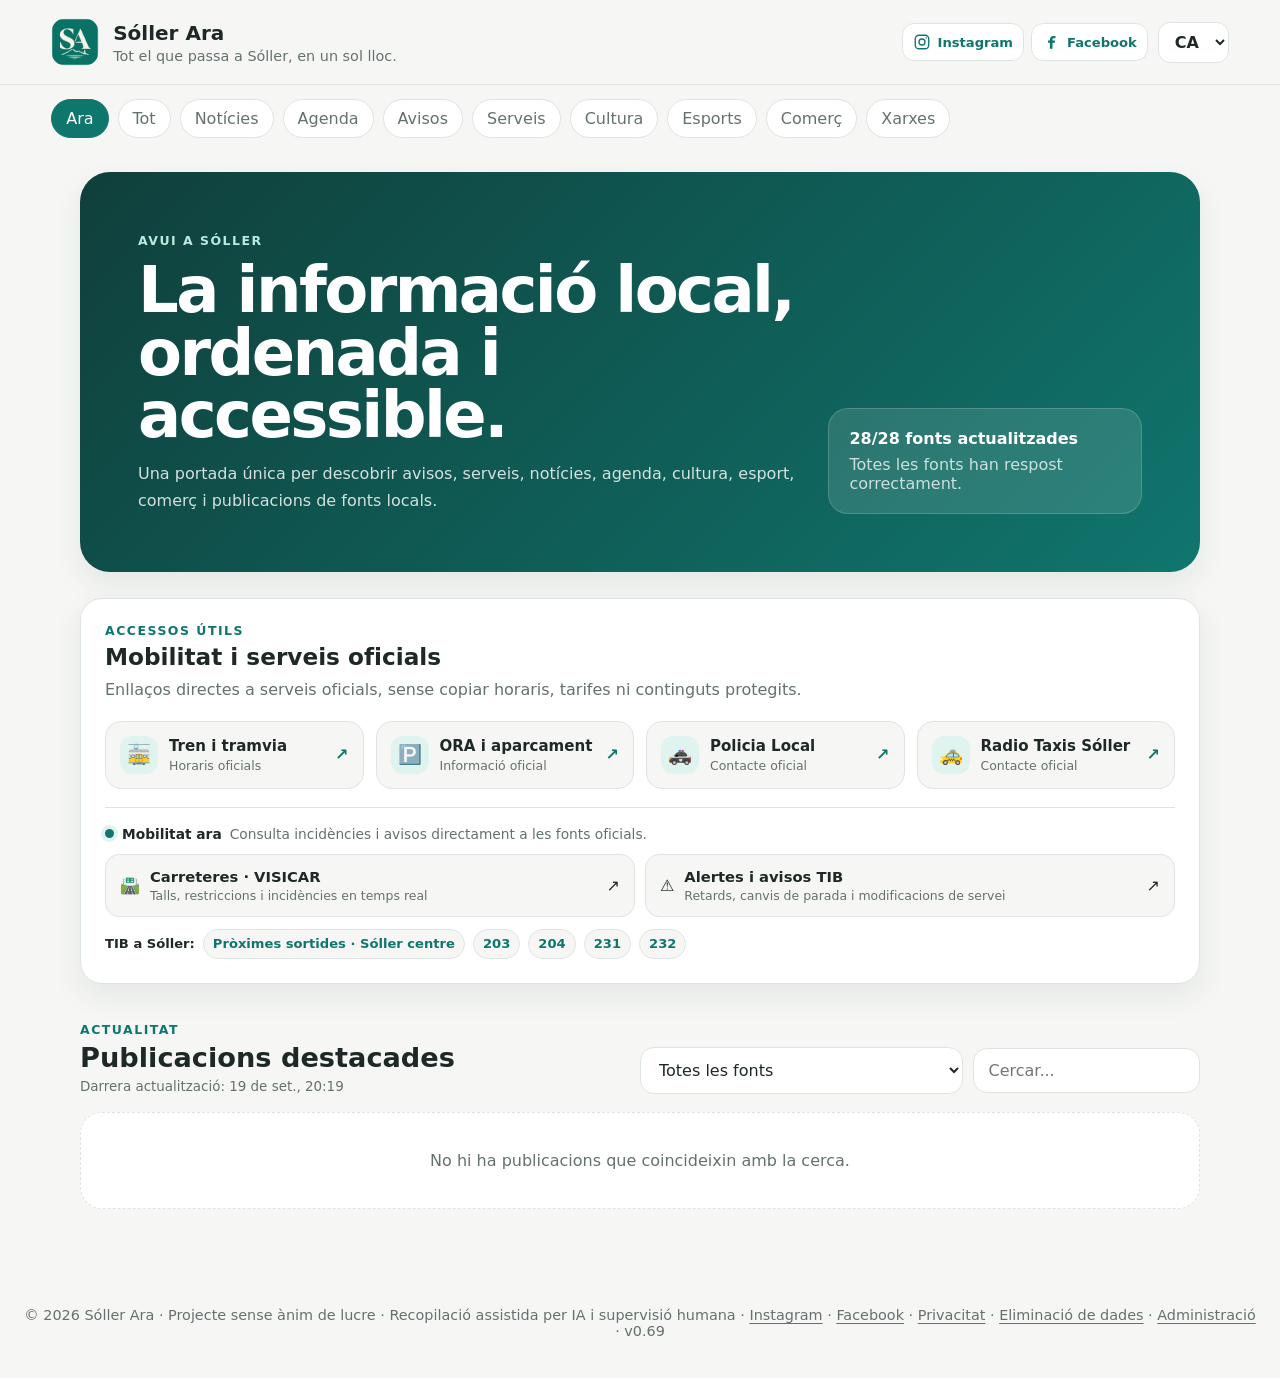
<file: index.html>
<!doctype html>
<html lang="ca">
<head>
  <meta charset="utf-8" />
  <meta name="viewport" content="width=device-width, initial-scale=1" />
  <meta name="theme-color" content="#0f766e" />
  <meta name="description" content="Notícies, avisos, mobilitat, agenda, serveis, cultura, esports i informació local de Sóller, reunida en un sol lloc amb enllaços a les fonts originals." />
  <meta name="robots" content="index,follow,max-image-preview:large" />
  <link rel="canonical" href="https://soller-ara.github.io/soller-ara/" />
  <link rel="icon" href="favicon.ico" sizes="any" />
  <link rel="icon" type="image/png" sizes="48x48" href="assets/brand/favicon-48.png" />
  <link rel="apple-touch-icon" sizes="180x180" href="assets/brand/apple-touch-icon.png" />
  <link rel="manifest" href="manifest.webmanifest" />
  <link rel="sitemap" type="application/xml" href="sitemap.xml" />
  <link rel="preload" as="image" href="assets/brand/logo-soller-ara-web.png" />
  <link rel="stylesheet" href="styles.css?v=0.69" />
  <meta property="og:type" content="website" />
  <meta property="og:locale" content="ca_ES" />
  <meta property="og:site_name" content="Sóller Ara" />
  <meta property="og:title" content="Sóller Ara | Notícies, avisos i agenda de Sóller" />
  <meta property="og:description" content="Informació local de Sóller, reunida en un sol lloc amb enllaços a les fonts originals." />
  <meta property="og:url" content="https://soller-ara.github.io/soller-ara/" />
  <meta property="og:image" content="https://soller-ara.github.io/soller-ara/assets/brand/avatar-soller-ara-social.png" />
  <meta property="og:image:width" content="1024" />
  <meta property="og:image:height" content="1024" />
  <meta property="og:image:alt" content="Logotip de Sóller Ara" />
  <meta name="twitter:card" content="summary_large_image" />
  <meta name="twitter:title" content="Sóller Ara | Notícies, avisos i agenda de Sóller" />
  <meta name="twitter:description" content="Informació local de Sóller, reunida en un sol lloc amb enllaços a les fonts originals." />
  <meta name="twitter:image" content="https://soller-ara.github.io/soller-ara/assets/brand/avatar-soller-ara-social.png" />
  <script type="application/ld+json">
    {
      "@context": "https://schema.org",
      "@graph": [
        {
          "@type": "NewsMediaOrganization",
          "@id": "https://soller-ara.github.io/soller-ara/#organization",
          "name": "Sóller Ara",
          "url": "https://soller-ara.github.io/soller-ara/",
          "logo": {
            "@type": "ImageObject",
            "url": "https://soller-ara.github.io/soller-ara/assets/brand/avatar-soller-ara-social.png",
            "width": 1024,
            "height": 1024
          },
          "description": "Projecte informatiu local sense ànim de lucre de Sóller.",
          "sameAs": [
            "https://www.instagram.com/soller.ara/",
            "https://www.facebook.com/profile.php?id=1384755221378998"
          ],
          "areaServed": [
            { "@type": "City", "name": "Sóller" },
            { "@type": "AdministrativeArea", "name": "Mallorca" }
          ],
          "knowsLanguage": ["ca", "es", "en"]
        },
        {
          "@type": "WebSite",
          "@id": "https://soller-ara.github.io/soller-ara/#website",
          "url": "https://soller-ara.github.io/soller-ara/",
          "name": "Sóller Ara",
          "inLanguage": ["ca", "es", "en"],
          "publisher": { "@id": "https://soller-ara.github.io/soller-ara/#organization" }
        }
      ]
    }
  </script>
  <title>Sóller Ara | Notícies, avisos i agenda de Sóller</title>
</head>
<body>
  <header class="topbar">
    <div class="brand-wrap">
      <div class="brand-mark"><img src="assets/brand/logo-soller-ara-web.png" width="48" height="48" alt="" /></div>
      <div>
        <h1>Sóller Ara</h1>
        <p id="tagline" data-i18n="tagline">Tot el que passa a Sóller, en un sol lloc.</p>
      </div>
    </div>

    <div class="topbar-actions">
      <nav class="brand-social-links" aria-label="Xarxes socials de Sóller Ara">
        <a href="https://www.instagram.com/soller.ara/" target="_blank" rel="noopener noreferrer" aria-label="Instagram de Sóller Ara">
          <svg viewBox="0 0 24 24" aria-hidden="true"><rect x="3" y="3" width="18" height="18" rx="5"></rect><circle cx="12" cy="12" r="4"></circle><circle class="social-dot" cx="17.5" cy="6.5" r="1"></circle></svg>
          <span>Instagram</span>
        </a>
        <a href="https://www.facebook.com/profile.php?id=1384755221378998" target="_blank" rel="noopener noreferrer" aria-label="Facebook de Sóller Ara">
          <svg viewBox="0 0 24 24" aria-hidden="true"><path d="M14 21v-8h3l.5-3H14V8.4c0-.9.3-1.4 1.6-1.4H18V4.2c-.6-.1-1.7-.2-2.8-.2-2.8 0-4.7 1.7-4.7 4.8V10H8v3h2.5v8H14Z"></path></svg>
          <span>Facebook</span>
        </a>
      </nav>
      <label class="language-picker">
        <span class="sr-only">Idioma</span>
        <select id="languageSelect" aria-label="Idioma">
          <option value="ca">CA</option>
          <option value="es">ES</option>
          <option value="en">EN</option>
        </select>
      </label>
    </div>
  </header>

  <nav class="category-nav" aria-label="Categories">
    <button class="category active" data-category="now" data-i18n="nav.now">Ara</button>
    <button class="category" data-category="all" data-i18n="nav.all">Tot</button>
    <button class="category" data-category="news" data-i18n="nav.news">Notícies</button>
    <button class="category" data-category="agenda" data-i18n="nav.agenda">Agenda</button>
    <button class="category" data-category="alerts" data-i18n="nav.alerts">Avisos</button>
    <button class="category" data-category="services" data-i18n="nav.services">Serveis</button>
    <button class="category" data-category="culture" data-i18n="nav.culture">Cultura</button>
    <button class="category" data-category="sports" data-i18n="nav.sports">Esports</button>
    <button class="category" data-category="commerce" data-i18n="nav.commerce">Comerç</button>
    <button class="category" type="button" data-category="social" data-i18n="nav.social">Xarxes</button>
  </nav>

  <main class="layout">
    <section class="hero">
      <div>
        <span class="eyebrow" data-i18n="hero.eyebrow">Avui a Sóller</span>
        <h2 data-i18n="hero.title">La informació local, ordenada i accessible.</h2>
        <p data-i18n="hero.body">Una portada única per descobrir avisos, serveis, notícies, agenda, cultura, esport, comerç i publicacions de fonts locals.</p>
      </div>
      <div class="status-card">
        <strong id="sourceHealthTitle" data-i18n="hero.statusTitle">6 fonts reals connectades</strong>
        <span id="sourceHealthBody" data-i18n="hero.statusBody">Fonts locals + AEMET + YouTube</span>
      </div>
    </section>

    <section class="quick-access" aria-labelledby="quickAccessTitle">
      <div class="quick-access-head">
        <p class="eyebrow" data-i18n="quick.eyebrow">Accessos útils</p>
        <h2 id="quickAccessTitle" data-i18n="quick.title">Mobilitat i serveis oficials</h2>
        <p data-i18n="quick.body">Enllaços directes a serveis oficials, sense copiar horaris, tarifes ni continguts protegits.</p>
      </div>

      <div class="quick-grid">
        <a class="quick-link" href="https://trendesoller.com/cat/horaris" target="_blank" rel="noopener noreferrer">
          <span class="quick-icon" aria-hidden="true">🚋</span>
          <span class="quick-copy">
            <strong data-i18n="quick.train.title">Tren i tramvia</strong>
            <small data-i18n="quick.train.body">Horaris oficials</small>
          </span>
          <span class="quick-arrow" aria-hidden="true">↗</span>
        </a>

        <a class="quick-link" href="https://soller2010.com/info/ora" target="_blank" rel="noopener noreferrer">
          <span class="quick-icon" aria-hidden="true">🅿️</span>
          <span class="quick-copy">
            <strong data-i18n="quick.ora.title">ORA i aparcament</strong>
            <small data-i18n="quick.ora.body">Informació oficial</small>
          </span>
          <span class="quick-arrow" aria-hidden="true">↗</span>
        </a>

        <a class="quick-link" href="https://ajsoller.net/ca/associacions-empreses-equipaments-i-installacions/ajuntament-policia-local" target="_blank" rel="noopener noreferrer">
          <span class="quick-icon" aria-hidden="true">🚓</span>
          <span class="quick-copy">
            <strong data-i18n="quick.police.title">Policia Local</strong>
            <small data-i18n="quick.police.body">Contacte oficial</small>
          </span>
          <span class="quick-arrow" aria-hidden="true">↗</span>
        </a>

        <a class="quick-link" href="https://ajsoller.net/ca/associacions-empreses-equipaments-i-installacions/radio-taxis-soller" target="_blank" rel="noopener noreferrer">
          <span class="quick-icon" aria-hidden="true">🚕</span>
          <span class="quick-copy">
            <strong data-i18n="quick.taxi.title">Radio Taxis Sóller</strong>
            <small data-i18n="quick.taxi.body">Contacte oficial</small>
          </span>
          <span class="quick-arrow" aria-hidden="true">↗</span>
        </a>
      </div>

      <div class="mobility-now">
        <div class="mobility-now-head">
          <span class="live-dot" aria-hidden="true"></span>
          <strong data-i18n="mobility.title">Mobilitat ara</strong>
          <span data-i18n="mobility.body">Consulta incidències i avisos directament a les fonts oficials.</span>
        </div>
        <div class="mobility-now-links">
          <a href="https://cim.conselldemallorca.net/apps/incidencies/" target="_blank" rel="noopener noreferrer">
            <span aria-hidden="true">🛣️</span>
            <span>
              <strong data-i18n="mobility.visicar.title">Carreteres · VISICAR</strong>
              <small data-i18n="mobility.visicar.body">Talls, restriccions i incidències en temps real</small>
            </span>
            <span aria-hidden="true">↗</span>
          </a>
          <a href="https://www.tib.org/ca/avisos" target="_blank" rel="noopener noreferrer">
            <span aria-hidden="true">⚠️</span>
            <span>
              <strong data-i18n="mobility.tib.title">Alertes i avisos TIB</strong>
              <small data-i18n="mobility.tib.body">Retards, canvis de parada i modificacions de servei</small>
            </span>
            <span aria-hidden="true">↗</span>
          </a>
        </div>
        <div class="tib-shortcuts" aria-label="TIB">
          <span class="tib-shortcuts-label" data-i18n="quick.tib.shortcuts">TIB a Sóller:</span>
          <a href="https://www.tib.org/ca/parades/-/parada/61031" target="_blank" rel="noopener noreferrer" data-i18n="quick.tib.stop">Pròximes sortides · Sóller centre</a>
          <a href="https://www.tib.org/ca/linies-i-horaris/autobus/-/linia/203" target="_blank" rel="noopener noreferrer">203</a>
          <a href="https://www.tib.org/ca/linies-i-horaris/autobus/-/linia/204" target="_blank" rel="noopener noreferrer">204</a>
          <a href="https://www.tib.org/ca/linies-i-horaris/autobus/-/linia/231" target="_blank" rel="noopener noreferrer">231</a>
          <a href="https://www.tib.org/ca/linies-i-horaris/autobus/-/linia/232" target="_blank" rel="noopener noreferrer">232</a>
        </div>
      </div>

    </section>

    <section id="socialSources" class="social-sources" hidden aria-labelledby="socialSourcesTitle">
      <div class="social-sources-head">
        <p class="eyebrow" data-i18n="socialSources.eyebrow">Fonts socials</p>
        <h2 id="socialSourcesTitle" data-i18n="socialSources.title">Comptes oficials i contingut integrat</h2>
        <p data-i18n="socialSources.body">Les publicacions que podem obtenir de forma fiable apareixen com a targetes. La resta de comptes oficials es mantenen com a accessos directes fins que disposem d'una integració estable.</p>
      </div>

      <div class="social-source-grid">
        <a class="social-source-link social-source-active" href="https://www.youtube.com/@ajuntamentdesoller_" target="_blank" rel="noopener noreferrer">
          <span class="social-source-icon" aria-hidden="true">▶</span>
          <span>
            <strong>Ajuntament de Sóller</strong>
            <small data-i18n="socialSources.youtube">YouTube · publicacions integrades</small>
          </span>
          <span aria-hidden="true">↗</span>
        </a>

        <a class="social-source-link" href="https://www.instagram.com/serveissocialssoller/" target="_blank" rel="noopener noreferrer">
          <span class="social-source-icon" aria-hidden="true">◎</span>
          <span>
            <strong>Serveis Socials Sóller</strong>
            <small data-i18n="socialSources.instagram">Instagram · accés oficial</small>
          </span>
          <span aria-hidden="true">↗</span>
        </a>

        <a class="social-source-link" href="https://www.facebook.com/policiatutorsoller/" target="_blank" rel="noopener noreferrer">
          <span class="social-source-icon" aria-hidden="true">f</span>
          <span>
            <strong data-i18n="socialSources.policeTutor">Policia Tutor de Sóller</strong>
            <small data-i18n="socialSources.facebook">Facebook · accés oficial</small>
          </span>
          <span aria-hidden="true">↗</span>
        </a>

        <a class="social-source-link" href="https://x.com/AEMET_Baleares" target="_blank" rel="noopener noreferrer">
          <span class="social-source-icon" aria-hidden="true">𝕏</span>
          <span>
            <strong>AEMET Baleares</strong>
            <small data-i18n="socialSources.x">X · accés oficial</small>
          </span>
          <span aria-hidden="true">↗</span>
        </a>

        <a class="social-source-link" href="https://x.com/ibanat_IB" target="_blank" rel="noopener noreferrer">
          <span class="social-source-icon" aria-hidden="true">𝕏</span>
          <span>
            <strong>IBANAT</strong>
            <small data-i18n="socialSources.x">X · accés oficial</small>
          </span>
          <span aria-hidden="true">↗</span>
        </a>

        <a class="social-source-link" href="https://x.com/SAMU061IB" target="_blank" rel="noopener noreferrer">
          <span class="social-source-icon" aria-hidden="true">𝕏</span>
          <span>
            <strong>SAMU 061 Illes Balears</strong>
            <small data-i18n="socialSources.x">X · accés oficial</small>
          </span>
          <span aria-hidden="true">↗</span>
        </a>
      </div>

      <p class="social-sources-note" data-i18n="socialSources.note">No es mostren finestres incrustades que puguin fallar o bloquejar-se. Només integrem publicacions quan la font es pot obtenir de manera estable.</p>
    </section>

    <section class="section-heading">
      <div>
        <p class="eyebrow" data-i18n="feed.eyebrow">Actualitat</p>
        <h2 data-i18n="feed.title">Publicacions destacades</h2>
        <p id="lastUpdated" class="last-updated" data-i18n="feed.loading">Carregant actualització...</p>
      </div>
      <div class="feed-controls">
        <label class="sr-only" for="sourceSelect" data-i18n="source.label">Font</label>
        <select id="sourceSelect" class="source-filter" aria-label="Font">
          <option value="all" data-i18n="source.all">Totes les fonts</option>
        </select>
        <input id="searchInput" class="search" type="search" placeholder="Cercar..." data-i18n-placeholder="search.placeholder" />
      </div>
    </section>

    <section id="feed" class="feed" aria-live="polite"></section>
  </main>

  <footer class="footer">
    <p>© 2026 Sóller Ara · <span data-i18n="footer.nonprofit">Projecte sense ànim de lucre</span> · Recopilació assistida per IA i supervisió humana · <a href="https://www.instagram.com/soller.ara/" target="_blank" rel="noopener noreferrer">Instagram</a> · <a href="https://www.facebook.com/profile.php?id=1384755221378998" target="_blank" rel="noopener noreferrer">Facebook</a> · <a href="privacy.html">Privacitat</a> · <a href="data-deletion.html">Eliminació de dades</a> · <a href="admin/">Administració</a> · <span id="siteVersion">v0.69</span></p>
  </footer>

  <script src="data/posts.js?v=0.39" defer></script>
  <script src="app.js?v=0.69" defer></script>
  <script src="analytics.js?v=1" defer></script>
</body>
</html>
</file>
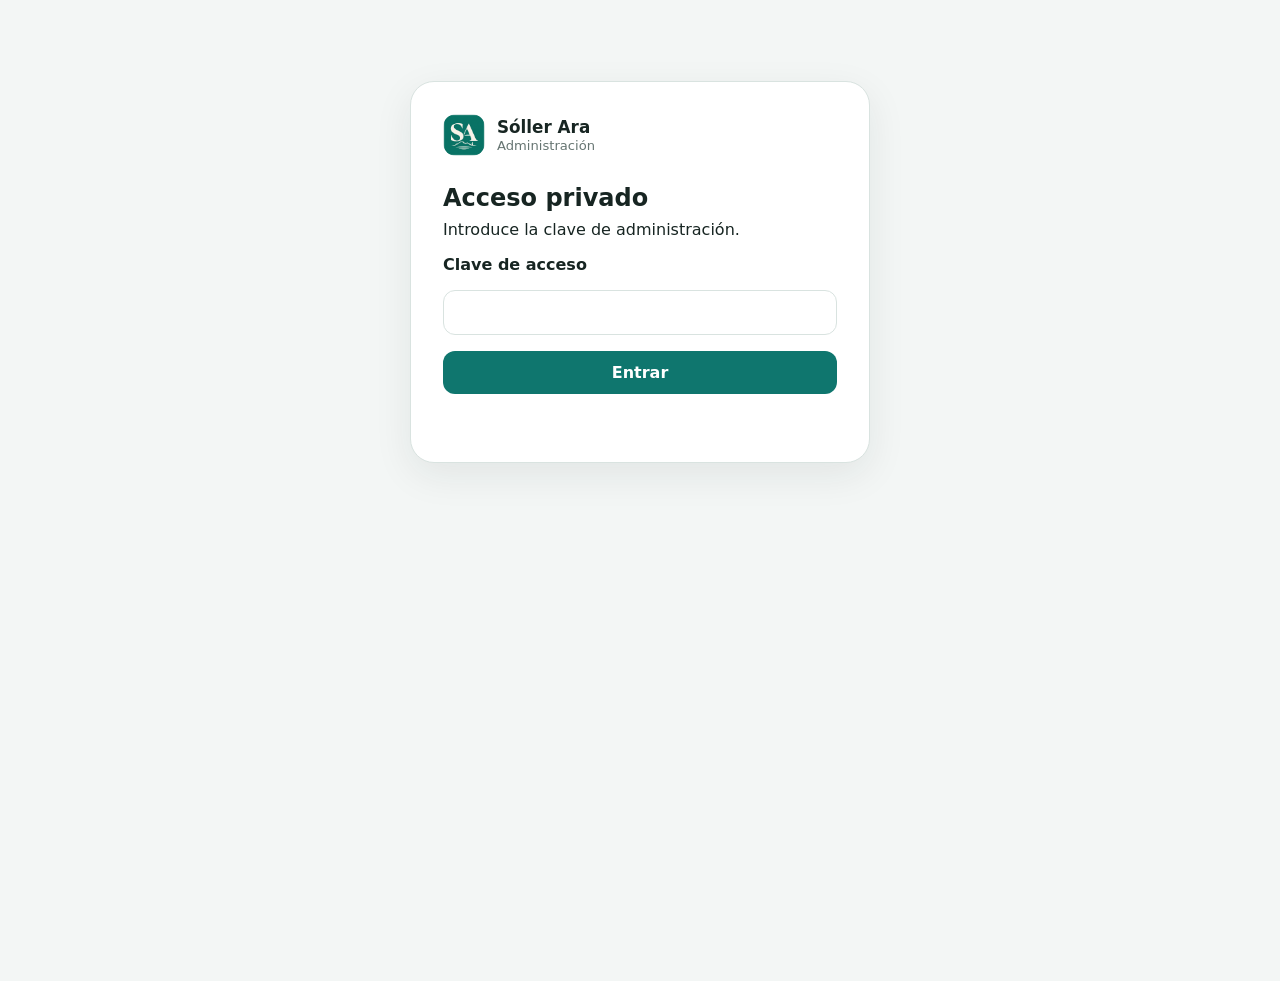
<file: admin/index.html>
<!doctype html>
<html lang="es">
<head>
  <meta charset="utf-8" />
  <meta name="viewport" content="width=device-width, initial-scale=1" />
  <meta name="robots" content="noindex,nofollow,noarchive" />
  <meta name="theme-color" content="#0f766e" />
  <link rel="icon" href="../favicon.ico" sizes="any" />
  <link rel="icon" type="image/png" sizes="48x48" href="../assets/brand/favicon-48.png" />
  <link rel="apple-touch-icon" sizes="180x180" href="../assets/brand/apple-touch-icon.png" />
  <title>Administración · Sóller Ara</title>
  <link rel="preload" as="image" href="../assets/brand/logo-soller-ara-web.png" />
  <link rel="stylesheet" href="./admin.css?v=0.69" />
</head>
<body>
  <main class="admin-shell">
    <section id="loginView" class="login-card">
      <div class="admin-brand">
        <span class="brand-mark"><img src="../assets/brand/logo-soller-ara-web.png" width="42" height="42" alt="" /></span>
        <div><strong>Sóller Ara</strong><span>Administración</span></div>
      </div>
      <h1>Acceso privado</h1>
      <p>Introduce la clave de administración.</p>
      <form id="loginForm">
        <label for="password">Clave de acceso</label>
        <input id="password" name="password" type="password" autocomplete="current-password" required />
        <button type="submit">Entrar</button>
      </form>
      <p id="loginMessage" class="message" aria-live="polite"></p>
      <p id="setupMessage" class="setup-note" hidden>
        El backend de Administración todavía no está configurado.
      </p>
    </section>

    <section id="adminView" class="admin-app" hidden>
      <header class="admin-header">
        <div class="admin-brand">
          <span class="brand-mark"><img src="../assets/brand/logo-soller-ara-web.png" width="42" height="42" alt="" /></span>
          <div><strong>Sóller Ara</strong><span>Administración</span></div>
        </div>
        <div class="header-actions">
          <a class="public-link button-secondary" href="../index.html">Volver a Sóller Ara</a>
          <span id="adminVersion" class="status-pill">v0.69</span>
          <span id="connectionState" class="status-pill">Conectado</span>
          <button id="logoutButton" class="button-secondary" type="button">Salir</button>
        </div>
      </header>

      <nav class="admin-nav" aria-label="Módulos de administración">
        <button class="nav-button active" data-view="dashboard" type="button">Panel</button>
        <button class="nav-button" data-view="publish" type="button">Publicar</button>
        <button class="nav-button" data-view="moderation" type="button">Moderación</button>
      </nav>

      <section id="dashboard" class="module active">
        <div class="module-heading">
          <div><p class="eyebrow">Resumen</p><h2>Estado de Sóller Ara</h2></div>
          <div class="header-actions"><button id="systemCheckButton" class="button-secondary" type="button">Comprobar sistema</button><button id="refreshButton" class="button-secondary" type="button">Actualizar</button></div>
        </div>
        <div id="systemCheckResult" class="panel-card" hidden></div>
        <div id="metrics" class="metrics"></div>
        <div class="panel-grid">
          <article class="panel-card"><h3>Fuentes</h3><div id="sourceStatus"></div></article>
          <article class="panel-card"><h3>Redes sociales</h3><div id="socialStatus"></div></article>
        </div>
      </section>

      <section id="publish" class="module">
        <div class="module-heading"><div><p class="eyebrow">Contenido propio</p><h2 id="publishHeading">Nueva publicación</h2><p id="editModeNote" class="hint" hidden>La edición modifica la web de Sóller Ara. No modifica publicaciones que ya existan en Facebook o Instagram.</p></div></div>
        <form id="publishForm" class="form-card">
          <label>Título<input name="title" maxlength="180" required /></label>
          <label>Texto<textarea name="body" rows="7" required></textarea></label>
          <div class="form-row">
            <label>Categoría<select name="category"><option value="news">Noticias</option><option value="agenda">Agenda</option><option value="alerts">Avisos</option><option value="services">Servicios</option><option value="culture">Cultura</option><option value="sports">Deportes</option><option value="commerce">Comercio</option></select></label>
            <label>Idioma<select name="language"><option value="ca">Català</option><option value="es">Español</option><option value="en">English</option></select></label>
          </div>
          <label>URL pública de imagen <span class="hint">(opcional; si queda vacía se genera una tarjeta automática)</span><input name="image_url" type="url" placeholder="https://..." /></label>
          <fieldset><legend>Destinos</legend><label class="check"><input type="checkbox" checked disabled /> Sóller Ara</label><label class="check"><input name="facebook" type="checkbox" /> Facebook</label><label class="check"><input name="instagram" type="checkbox" /> Instagram</label></fieldset>
          <div class="publish-preview"><strong>Vista previa</strong><h3 id="previewTitle">Título de la publicación</h3><p id="previewBody">El texto aparecerá aquí.</p></div>
          <div class="header-actions"><button id="publishSubmitButton" type="submit">Publicar</button><button id="cancelEditButton" class="button-secondary" type="button" hidden>Cancelar edición</button></div>
          <p id="publishMessage" class="message" aria-live="polite"></p>
        </form>
      </section>

      <section id="moderation" class="module">
        <div class="module-heading"><div><p class="eyebrow">Control editorial</p><h2>Publicaciones</h2></div><input id="postSearch" class="search-input" type="search" placeholder="Buscar publicación..." /></div>
        <div class="moderation-layout">
          <article class="panel-card"><h3>Publicaciones visibles</h3><div id="postList" class="post-list"></div></article>
          <article class="panel-card"><h3>Ocultadas</h3><div id="hiddenList" class="post-list"></div></article>
        </div>
        <p id="moderationMessage" class="message" aria-live="polite"></p>
      </section>
    </section>
  </main>

  <script src="./public-data.js?v=0.61"></script>
  <script src="./config.js?v=0.69"></script>
  <script src="./admin.js?v=0.43"></script>
</body>
</html>
</file>
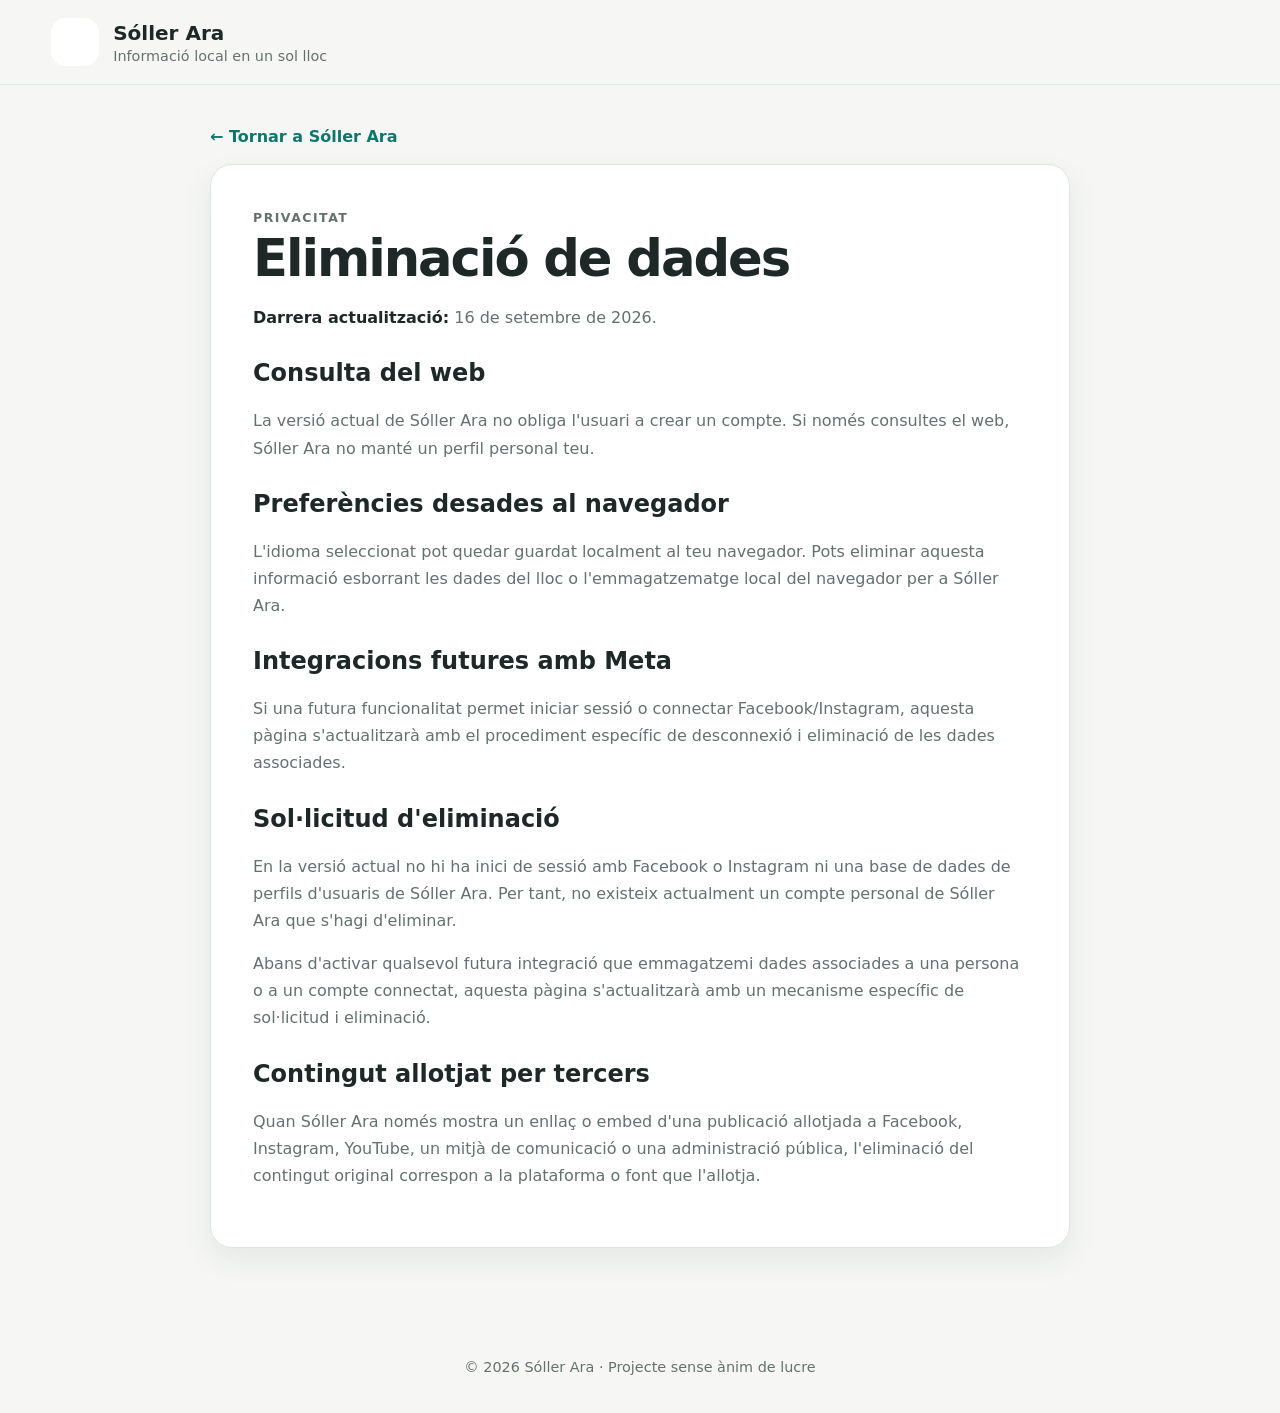
<file: data-deletion.html>
<!doctype html>
<html lang="ca">
<head>
  <meta charset="utf-8" />
  <meta name="viewport" content="width=device-width, initial-scale=1" />
  <meta name="theme-color" content="#0f766e" />
  <meta name="description" content="Instruccions d'eliminació de dades de Sóller Ara." />
  <link rel="stylesheet" href="styles.css?v=0.35" />
  <title>Eliminació de dades · Sóller Ara</title>
</head>
<body>
  <header class="topbar">
    <a class="brand-wrap" href="index.html" style="text-decoration:none">
      <div class="brand-mark" aria-hidden="true">SA</div>
      <div><h1>Sóller Ara</h1><p>Informació local en un sol lloc</p></div>
    </a>
  </header>

  <main class="legal-page">
    <a class="legal-back" href="index.html">← Tornar a Sóller Ara</a>
    <article class="legal-card">
      <p class="eyebrow">Privacitat</p>
      <h1>Eliminació de dades</h1>
      <p><strong>Darrera actualització:</strong> 16 de setembre de 2026.</p>

      <h2>Consulta del web</h2>
      <p>La versió actual de Sóller Ara no obliga l'usuari a crear un compte. Si només consultes el web, Sóller Ara no manté un perfil personal teu.</p>

      <h2>Preferències desades al navegador</h2>
      <p>L'idioma seleccionat pot quedar guardat localment al teu navegador. Pots eliminar aquesta informació esborrant les dades del lloc o l'emmagatzematge local del navegador per a Sóller Ara.</p>

      <h2>Integracions futures amb Meta</h2>
      <p>Si una futura funcionalitat permet iniciar sessió o connectar Facebook/Instagram, aquesta pàgina s'actualitzarà amb el procediment específic de desconnexió i eliminació de les dades associades.</p>

      <h2>Sol·licitud d'eliminació</h2>
      <p>En la versió actual no hi ha inici de sessió amb Facebook o Instagram ni una base de dades de perfils d'usuaris de Sóller Ara. Per tant, no existeix actualment un compte personal de Sóller Ara que s'hagi d'eliminar.</p>
      <p>Abans d'activar qualsevol futura integració que emmagatzemi dades associades a una persona o a un compte connectat, aquesta pàgina s'actualitzarà amb un mecanisme específic de sol·licitud i eliminació.</p>

      <h2>Contingut allotjat per tercers</h2>
      <p>Quan Sóller Ara només mostra un enllaç o embed d'una publicació allotjada a Facebook, Instagram, YouTube, un mitjà de comunicació o una administració pública, l'eliminació del contingut original correspon a la plataforma o font que l'allotja.</p>
    </article>
  </main>
  <footer class="footer"><p>© 2026 Sóller Ara · Projecte sense ànim de lucre</p></footer>
  <script src="analytics.js?v=1" defer></script>
</body>
</html>
</file>
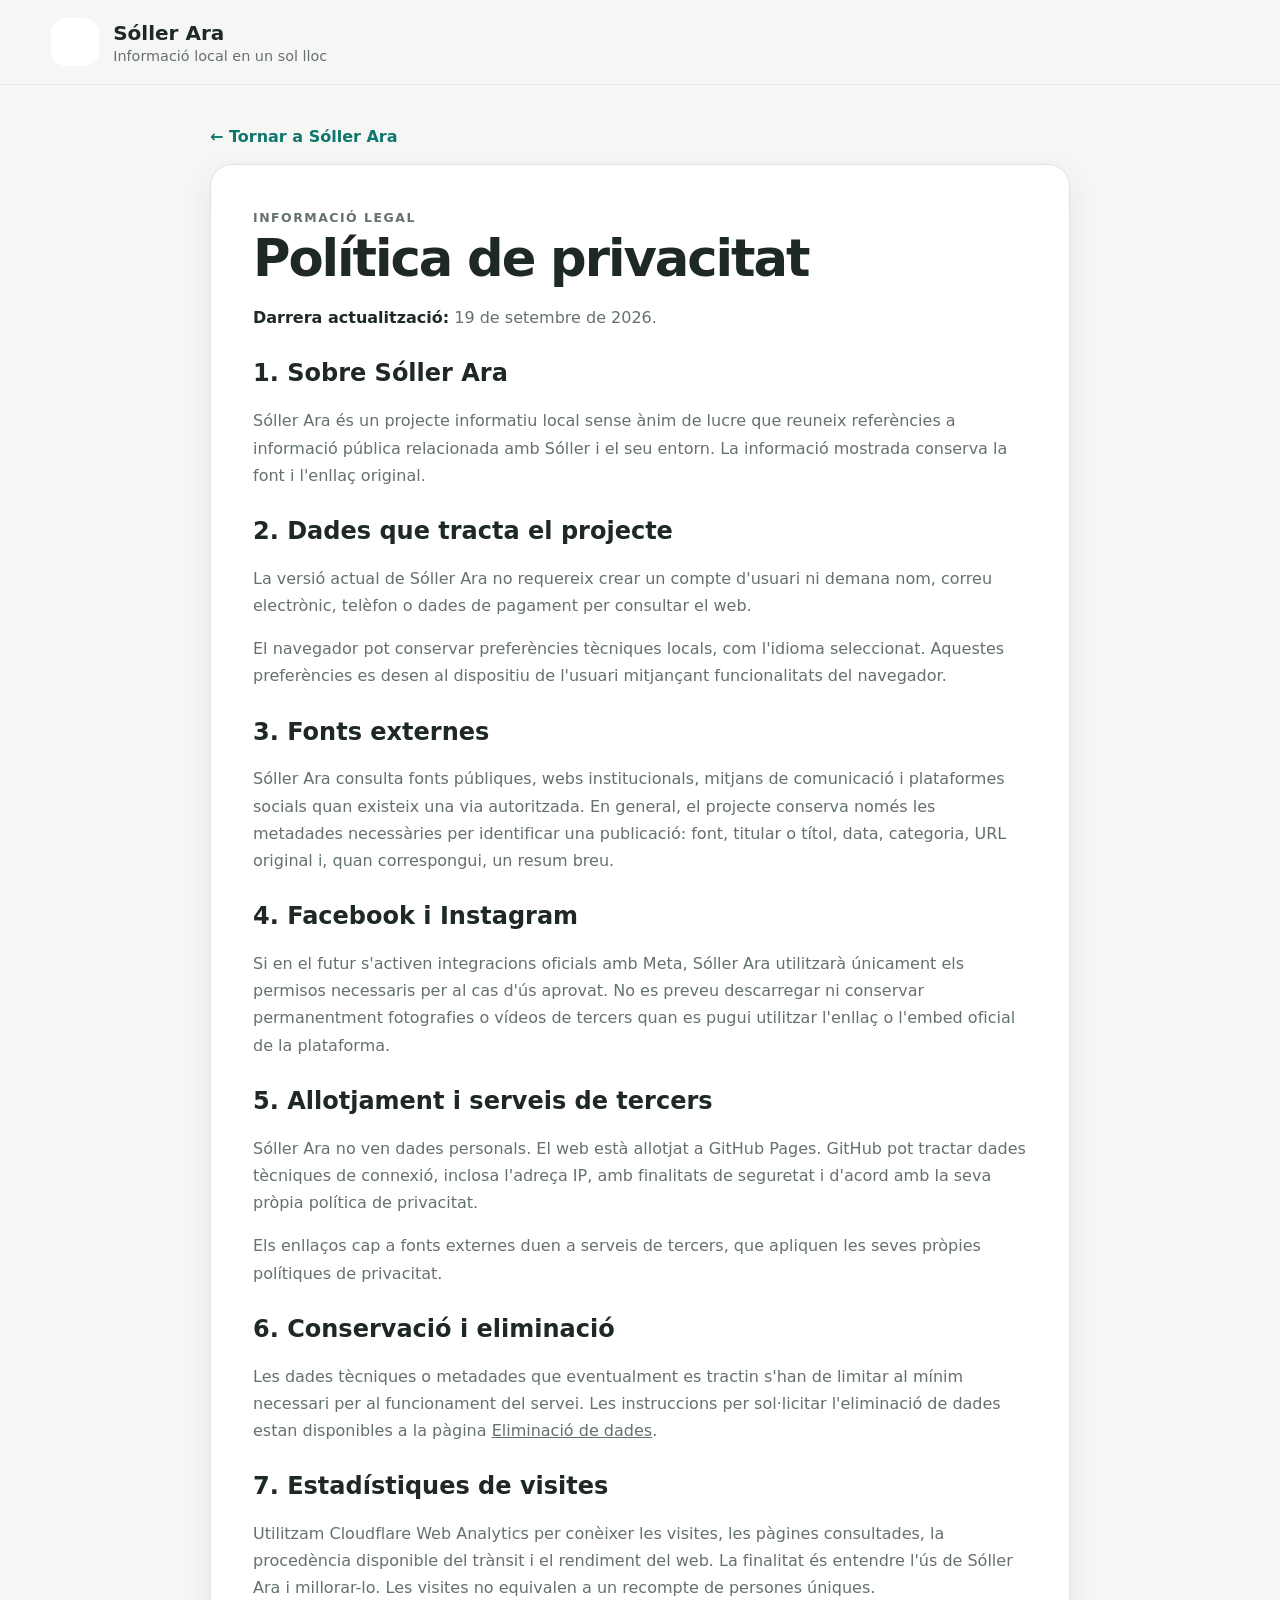
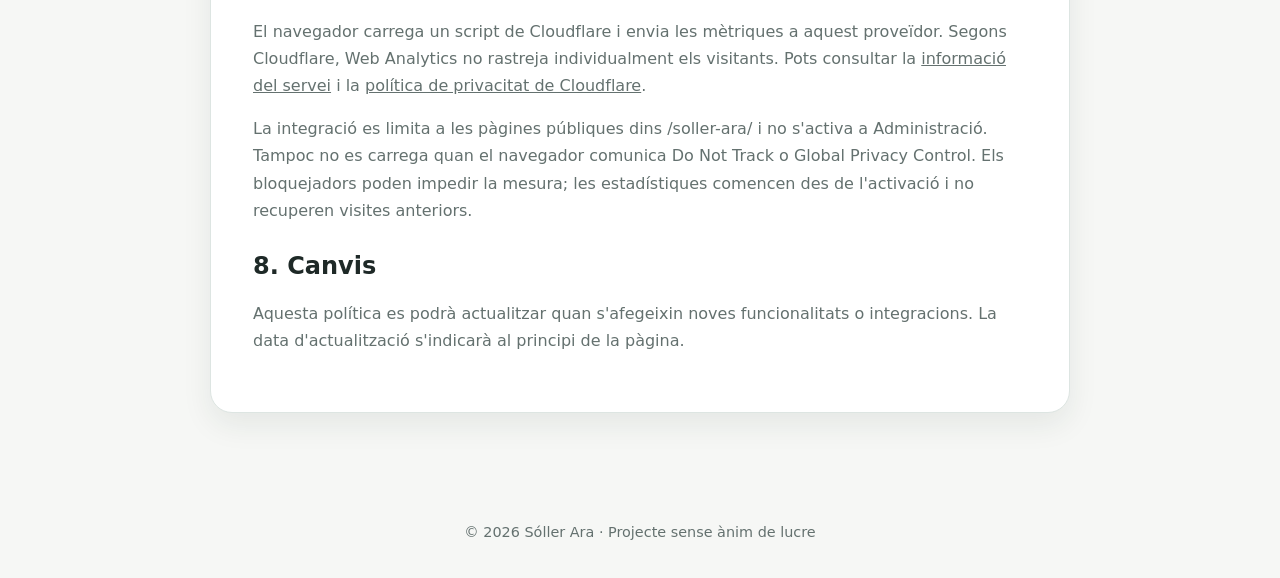
<file: privacy.html>
<!doctype html>
<html lang="ca">
<head>
  <meta charset="utf-8" />
  <meta name="viewport" content="width=device-width, initial-scale=1" />
  <meta name="theme-color" content="#0f766e" />
  <meta name="description" content="Política de privacitat de Sóller Ara." />
  <link rel="stylesheet" href="styles.css?v=0.35" />
  <title>Política de privacitat · Sóller Ara</title>
</head>
<body>
  <header class="topbar">
    <a class="brand-wrap" href="index.html" style="text-decoration:none">
      <div class="brand-mark" aria-hidden="true">SA</div>
      <div><h1>Sóller Ara</h1><p>Informació local en un sol lloc</p></div>
    </a>
  </header>

  <main class="legal-page">
    <a class="legal-back" href="index.html">← Tornar a Sóller Ara</a>
    <article class="legal-card">
      <p class="eyebrow">Informació legal</p>
      <h1>Política de privacitat</h1>
      <p><strong>Darrera actualització:</strong> 19 de setembre de 2026.</p>

      <h2>1. Sobre Sóller Ara</h2>
      <p>Sóller Ara és un projecte informatiu local sense ànim de lucre que reuneix referències a informació pública relacionada amb Sóller i el seu entorn. La informació mostrada conserva la font i l'enllaç original.</p>

      <h2>2. Dades que tracta el projecte</h2>
      <p>La versió actual de Sóller Ara no requereix crear un compte d'usuari ni demana nom, correu electrònic, telèfon o dades de pagament per consultar el web.</p>
      <p>El navegador pot conservar preferències tècniques locals, com l'idioma seleccionat. Aquestes preferències es desen al dispositiu de l'usuari mitjançant funcionalitats del navegador.</p>

      <h2>3. Fonts externes</h2>
      <p>Sóller Ara consulta fonts públiques, webs institucionals, mitjans de comunicació i plataformes socials quan existeix una via autoritzada. En general, el projecte conserva només les metadades necessàries per identificar una publicació: font, titular o títol, data, categoria, URL original i, quan correspongui, un resum breu.</p>

      <h2>4. Facebook i Instagram</h2>
      <p>Si en el futur s'activen integracions oficials amb Meta, Sóller Ara utilitzarà únicament els permisos necessaris per al cas d'ús aprovat. No es preveu descarregar ni conservar permanentment fotografies o vídeos de tercers quan es pugui utilitzar l'enllaç o l'embed oficial de la plataforma.</p>

      <h2>5. Allotjament i serveis de tercers</h2>
      <p>Sóller Ara no ven dades personals. El web està allotjat a GitHub Pages. GitHub pot tractar dades tècniques de connexió, inclosa l'adreça IP, amb finalitats de seguretat i d'acord amb la seva pròpia política de privacitat.</p>
      <p>Els enllaços cap a fonts externes duen a serveis de tercers, que apliquen les seves pròpies polítiques de privacitat.</p>

      <h2>6. Conservació i eliminació</h2>
      <p>Les dades tècniques o metadades que eventualment es tractin s'han de limitar al mínim necessari per al funcionament del servei. Les instruccions per sol·licitar l'eliminació de dades estan disponibles a la pàgina <a href="data-deletion.html">Eliminació de dades</a>.</p>

      <h2>7. Estadístiques de visites</h2>
      <p>Utilitzam Cloudflare Web Analytics per conèixer les visites, les pàgines consultades, la procedència disponible del trànsit i el rendiment del web. La finalitat és entendre l'ús de Sóller Ara i millorar-lo. Les visites no equivalen a un recompte de persones úniques.</p>
      <p>El navegador carrega un script de Cloudflare i envia les mètriques a aquest proveïdor. Segons Cloudflare, Web Analytics no rastreja individualment els visitants. Pots consultar la <a href="https://developers.cloudflare.com/web-analytics/about/" target="_blank" rel="noopener noreferrer">informació del servei</a> i la <a href="https://www.cloudflare.com/privacypolicy/" target="_blank" rel="noopener noreferrer">política de privacitat de Cloudflare</a>.</p>
      <p>La integració es limita a les pàgines públiques dins /soller-ara/ i no s'activa a Administració. Tampoc no es carrega quan el navegador comunica Do Not Track o Global Privacy Control. Els bloquejadors poden impedir la mesura; les estadístiques comencen des de l'activació i no recuperen visites anteriors.</p>

      <h2>8. Canvis</h2>
      <p>Aquesta política es podrà actualitzar quan s'afegeixin noves funcionalitats o integracions. La data d'actualització s'indicarà al principi de la pàgina.</p>
    </article>
  </main>
  <footer class="footer"><p>© 2026 Sóller Ara · Projecte sense ànim de lucre</p></footer>
  <script src="analytics.js?v=1" defer></script>
</body>
</html>
</file>
<file: styles.css>
:root {
  --bg: #f6f7f5;
  --surface: #ffffff;
  --text: #1e2927;
  --muted: #64716f;
  --primary: #0f766e;
  --primary-soft: #dff3ef;
  --border: #dde5e2;
  --shadow: 0 12px 30px rgba(20, 45, 41, 0.08);
  --radius: 22px;
}

* { box-sizing: border-box; }
html { scroll-behavior: smooth; }
body {
  margin: 0;
  font-family: Inter, ui-sans-serif, system-ui, -apple-system, BlinkMacSystemFont, "Segoe UI", sans-serif;
  background: var(--bg);
  color: var(--text);
}
button, input, select { font: inherit; }
button { cursor: pointer; }
a { color: inherit; }

.topbar {
  position: sticky;
  top: 0;
  z-index: 20;
  display: flex;
  align-items: center;
  justify-content: space-between;
  gap: 24px;
  padding: 18px clamp(18px, 4vw, 56px);
  background: rgba(246, 247, 245, 0.92);
  backdrop-filter: blur(14px);
  border-bottom: 1px solid rgba(221, 229, 226, 0.8);
}
.brand-wrap { display: flex; align-items: center; gap: 14px; }
.brand-mark {
  width: 48px;
  height: 48px;
  flex: 0 0 48px;
  border-radius: 15px;
  display: grid;
  place-items: center;
  background: #ffffff;
  color: white;
  font-weight: 800;
  letter-spacing: -0.04em;
  overflow: hidden;
}
.brand-mark img { width: 100%; height: 100%; display: block; object-fit: contain; }
.topbar .brand-mark {
  animation: brand-day-cycle-glow 32s ease-in-out infinite;
}
.topbar .brand-mark img {
  animation: brand-day-cycle 32s ease-in-out infinite;
  transform: translateZ(0);
  will-change: filter;
}

@keyframes brand-day-cycle {
  0%, 100% {
    filter: hue-rotate(0deg) saturate(1) brightness(1);
  }
  18% {
    filter: hue-rotate(-18deg) saturate(.92) brightness(1.08);
  }
  42% {
    filter: hue-rotate(-4deg) saturate(.88) brightness(1.13);
  }
  68% {
    filter: hue-rotate(-32deg) saturate(1.15) brightness(.98);
  }
  86% {
    filter: hue-rotate(28deg) saturate(.9) brightness(.72);
  }
}

@keyframes brand-day-cycle-glow {
  0%, 100% { box-shadow: 0 4px 14px rgba(15, 118, 110, .14); }
  18% { box-shadow: 0 4px 16px rgba(230, 160, 104, .2); }
  42% { box-shadow: 0 5px 18px rgba(116, 196, 190, .22); }
  68% { box-shadow: 0 4px 17px rgba(220, 128, 80, .22); }
  86% { box-shadow: 0 4px 16px rgba(47, 72, 120, .2); }
}

@media (prefers-reduced-motion: reduce) {
  html { scroll-behavior: auto; }
  .topbar .brand-mark,
  .topbar .brand-mark img {
    animation: none;
  }
  .topbar .brand-mark img {
    filter: none;
  }
}
.brand-wrap h1 { margin: 0; font-size: 1.25rem; }
.brand-wrap p { margin: 3px 0 0; color: var(--muted); font-size: .9rem; }
.topbar-actions {
  display: flex;
  align-items: center;
  gap: 10px;
}
.brand-social-links {
  display: flex;
  align-items: center;
  gap: 7px;
}
.brand-social-links a {
  min-height: 38px;
  display: inline-flex;
  align-items: center;
  gap: 7px;
  padding: 7px 10px;
  border: 1px solid var(--border);
  border-radius: 12px;
  background: var(--surface);
  color: var(--primary);
  font-size: .82rem;
  font-weight: 800;
  text-decoration: none;
  transition: border-color .18s ease, background .18s ease, transform .18s ease;
}
.brand-social-links a:hover {
  border-color: var(--primary);
  background: var(--primary-soft);
  transform: translateY(-1px);
}
.brand-social-links svg {
  width: 18px;
  height: 18px;
  flex: 0 0 18px;
  fill: none;
  stroke: currentColor;
  stroke-width: 1.8;
}
.brand-social-links svg path,
.brand-social-links .social-dot {
  fill: currentColor;
  stroke: none;
}
.language-picker select {
  border: 1px solid var(--border);
  background: var(--surface);
  color: var(--text);
  border-radius: 12px;
  padding: 9px 12px;
  font-weight: 700;
}

.category-nav {
  display: flex;
  gap: 9px;
  overflow-x: auto;
  padding: 14px clamp(18px, 4vw, 56px) 8px;
  scrollbar-width: none;
}
.category-nav::-webkit-scrollbar { display: none; }
.category {
  white-space: nowrap;
  border: 1px solid var(--border);
  background: var(--surface);
  color: var(--muted);
  padding: 9px 14px;
  border-radius: 999px;
}
.category.active {
  background: var(--primary);
  color: white;
  border-color: var(--primary);
}

.layout {
  width: min(1120px, calc(100% - 32px));
  margin: 26px auto 60px;
}
.hero {
  display: grid;
  grid-template-columns: 1.7fr .8fr;
  gap: 24px;
  padding: clamp(28px, 5vw, 58px);
  background: linear-gradient(135deg, #103f3b, #0f766e);
  color: white;
  border-radius: 30px;
  box-shadow: var(--shadow);
}
.hero h2 {
  margin: 10px 0 14px;
  font-size: clamp(2rem, 5vw, 4rem);
  line-height: .98;
  letter-spacing: -0.04em;
  max-width: 820px;
}
.hero p { margin: 0; max-width: 730px; color: rgba(255,255,255,.82); line-height: 1.65; }
.eyebrow {
  margin: 0;
  font-size: .78rem;
  text-transform: uppercase;
  letter-spacing: .12em;
  font-weight: 800;
  color: var(--primary);
}
.hero .eyebrow { color: #bce9df; }
.status-card {
  align-self: end;
  background: rgba(255,255,255,.12);
  border: 1px solid rgba(255,255,255,.16);
  border-radius: 20px;
  padding: 20px;
  display: grid;
  gap: 7px;
}
.status-card span { color: rgba(255,255,255,.76); }


.quick-access {
  margin-top: 26px;
  padding: 24px;
  background: var(--surface);
  border: 1px solid var(--border);
  border-radius: var(--radius);
  box-shadow: var(--shadow);
}
.quick-access-head {
  max-width: 720px;
}
.quick-access-head h2 {
  margin: 5px 0 8px;
  font-size: 1.45rem;
}
.quick-access-head > p:last-child {
  margin: 0;
  color: var(--muted);
  line-height: 1.55;
}
.quick-grid {
  margin-top: 18px;
  display: grid;
  grid-template-columns: repeat(4, minmax(0, 1fr));
  gap: 12px;
}
.quick-link {
  min-width: 0;
  display: grid;
  grid-template-columns: auto minmax(0, 1fr) auto;
  align-items: center;
  gap: 11px;
  padding: 14px;
  border: 1px solid var(--border);
  border-radius: 16px;
  background: var(--bg);
  text-decoration: none;
}
.quick-link:hover {
  border-color: var(--primary);
}
.quick-icon {
  width: 38px;
  height: 38px;
  display: grid;
  place-items: center;
  border-radius: 12px;
  background: var(--primary-soft);
  font-size: 1.2rem;
}
.quick-copy {
  min-width: 0;
  display: grid;
  gap: 3px;
}
.quick-copy strong,
.quick-copy small {
  overflow: hidden;
  text-overflow: ellipsis;
}
.quick-copy strong {
  font-size: .94rem;
}
.quick-copy small {
  color: var(--muted);
  font-size: .78rem;
}
.quick-arrow {
  color: var(--primary);
  font-weight: 800;
}
.tib-shortcuts {
  margin-top: 12px;
  display: flex;
  flex-wrap: wrap;
  align-items: center;
  gap: 8px;
  font-size: .82rem;
  color: var(--muted);
}
.tib-shortcuts-label {
  font-weight: 800;
  color: var(--text);
}
.tib-shortcuts a {
  display: inline-flex;
  align-items: center;
  min-height: 30px;
  padding: 5px 9px;
  border: 1px solid var(--border);
  border-radius: 999px;
  background: var(--bg);
  color: var(--primary);
  font-weight: 750;
  text-decoration: none;
}
.tib-shortcuts a:hover {
  border-color: var(--primary);
  text-decoration: underline;
}

.mobility-now {
  margin-top: 18px;
  padding-top: 18px;
  border-top: 1px solid var(--border);
}
.mobility-now-head {
  display: flex;
  flex-wrap: wrap;
  align-items: center;
  gap: 8px;
  color: var(--muted);
  font-size: .86rem;
}
.mobility-now-head strong {
  color: var(--text);
}
.live-dot {
  width: 9px;
  height: 9px;
  border-radius: 50%;
  background: var(--primary);
  box-shadow: 0 0 0 4px var(--primary-soft);
}
.mobility-now-links {
  margin-top: 12px;
  display: grid;
  grid-template-columns: repeat(2, minmax(0, 1fr));
  gap: 10px;
}
.mobility-now-links > a {
  display: grid;
  grid-template-columns: auto minmax(0, 1fr) auto;
  align-items: center;
  gap: 10px;
  padding: 13px 14px;
  border: 1px solid var(--border);
  border-radius: 14px;
  background: var(--bg);
  text-decoration: none;
}
.mobility-now-links > a:hover {
  border-color: var(--primary);
}
.mobility-now-links > a > span:nth-child(2) {
  min-width: 0;
  display: grid;
  gap: 3px;
}
.mobility-now-links strong {
  font-size: .92rem;
}
.mobility-now-links small {
  color: var(--muted);
  font-size: .78rem;
}

.emergency-now {
  margin-top: 18px;
  padding-top: 18px;
  border-top: 1px solid var(--border);
  scroll-margin-top: 110px;
}
.emergency-now-head {
  display: flex;
  align-items: flex-start;
  gap: 10px;
  color: var(--muted);
  font-size: .86rem;
  line-height: 1.45;
}
.emergency-now-head > div {
  display: grid;
  gap: 3px;
}
.emergency-now-head strong {
  color: var(--text);
}
.alert-dot {
  width: 9px;
  height: 9px;
  margin-top: 5px;
  border-radius: 50%;
  background: #b45309;
  box-shadow: 0 0 0 4px rgba(180,83,9,.12);
  flex: 0 0 auto;
}
.emergency-links {
  margin-top: 12px;
  display: grid;
  grid-template-columns: repeat(2, minmax(0, 1fr));
  gap: 10px;
}
.emergency-links > a {
  display: grid;
  grid-template-columns: auto minmax(0, 1fr) auto;
  align-items: center;
  gap: 10px;
  padding: 13px 14px;
  border: 1px solid var(--border);
  border-radius: 14px;
  background: var(--bg);
  text-decoration: none;
}
.emergency-links > a:hover {
  border-color: var(--primary);
}
.emergency-links > a > span:nth-child(2) {
  min-width: 0;
  display: grid;
  gap: 3px;
}
.emergency-links strong {
  font-size: .92rem;
}
.emergency-links small {
  color: var(--muted);
  font-size: .78rem;
}
.official-socials {
  margin-top: 12px;
  display: flex;
  flex-wrap: wrap;
  align-items: center;
  gap: 8px;
}
.official-socials-label {
  color: var(--text);
  font-size: .82rem;
  font-weight: 800;
}
.official-socials a {
  display: inline-flex;
  min-height: 30px;
  align-items: center;
  padding: 5px 9px;
  border: 1px solid var(--border);
  border-radius: 999px;
  background: var(--surface);
  color: var(--primary);
  font-size: .78rem;
  font-weight: 750;
  text-decoration: none;
}
.official-socials a:hover {
  border-color: var(--primary);
  text-decoration: underline;
}
.social-note {
  margin: 10px 0 0;
  color: var(--muted);
  font-size: .78rem;
  line-height: 1.5;
}

.live-social-feeds {
  margin-top: 32px;
  padding: 24px;
  background: var(--surface);
  border: 1px solid var(--border);
  border-radius: var(--radius);
  box-shadow: var(--shadow);
}
.live-social-head {
  max-width: 780px;
}
.live-social-head h2 {
  margin: 5px 0 8px;
  font-size: 1.45rem;
}
.live-social-head > p:last-child {
  margin: 0;
  color: var(--muted);
  line-height: 1.55;
}
.live-social-grid {
  margin-top: 18px;
  display: grid;
  grid-template-columns: repeat(2, minmax(0, 1fr));
  gap: 14px;
}
.live-social-card {
  min-width: 0;
  overflow: hidden;
  border: 1px solid var(--border);
  border-radius: 18px;
  background: var(--bg);
}
.live-social-card-head {
  display: flex;
  align-items: center;
  gap: 10px;
  padding: 13px 14px;
  border-bottom: 1px solid var(--border);
}
.live-social-card-head > span:first-child {
  width: 32px;
  height: 32px;
  display: grid;
  place-items: center;
  border-radius: 10px;
  background: var(--primary-soft);
  color: var(--primary);
  font-weight: 900;
}
.live-social-card-head > div {
  min-width: 0;
  display: grid;
  gap: 2px;
}
.live-social-card-head small {
  color: var(--muted);
}
.live-social-card .twitter-timeline {
  display: block;
  padding: 18px;
  color: var(--primary);
  font-weight: 800;
  text-decoration: none;
}
.facebook-page-frame {
  display: block;
  width: 100%;
  max-width: 100%;
}
.live-social-extra {
  margin-top: 14px;
  display: flex;
  flex-wrap: wrap;
  gap: 8px;
  align-items: center;
  color: var(--muted);
  font-size: .82rem;
}
.live-social-extra a {
  color: var(--primary);
  font-weight: 800;
  text-decoration: none;
}
.live-social-extra a:hover {
  text-decoration: underline;
}

.social-sources {
  margin-top: 32px;
  padding: 24px;
  background: var(--surface);
  border: 1px solid var(--border);
  border-radius: var(--radius);
  box-shadow: var(--shadow);
}
.social-sources-head {
  max-width: 780px;
}
.social-sources-head h2 {
  margin: 5px 0 8px;
  font-size: 1.45rem;
}
.social-sources-head > p:last-child {
  margin: 0;
  color: var(--muted);
  line-height: 1.55;
}
.social-source-grid {
  margin-top: 18px;
  display: grid;
  grid-template-columns: repeat(3, minmax(0, 1fr));
  gap: 12px;
}
.social-source-link {
  min-width: 0;
  display: grid;
  grid-template-columns: auto minmax(0,1fr) auto;
  align-items: center;
  gap: 10px;
  padding: 13px 14px;
  border: 1px solid var(--border);
  border-radius: 15px;
  background: var(--bg);
  text-decoration: none;
}
.social-source-link:hover {
  border-color: var(--primary);
}
.social-source-link > span:nth-child(2) {
  min-width: 0;
  display: grid;
  gap: 3px;
}
.social-source-link small {
  color: var(--muted);
  font-size: .78rem;
}
.social-source-active {
  border-color: var(--primary);
  background: var(--primary-soft);
}
.social-source-icon {
  width: 34px;
  height: 34px;
  display: grid;
  place-items: center;
  border-radius: 10px;
  background: var(--surface);
  color: var(--primary);
  font-weight: 900;
}
.social-sources-note {
  margin: 14px 0 0;
  color: var(--muted);
  font-size: .8rem;
  line-height: 1.5;
}

.section-heading {
  margin: 38px 0 18px;
  display: flex;
  align-items: end;
  justify-content: space-between;
  gap: 20px;
}
.section-heading h2 { margin: 5px 0 0; font-size: 1.7rem; }
.last-updated { margin: 6px 0 0; color: var(--muted); font-size: .84rem; }
.feed-controls {
  display: flex;
  align-items: center;
  gap: 10px;
  width: min(560px, 100%);
}
.source-filter,
.search {
  background: var(--surface);
  border: 1px solid var(--border);
  border-radius: 14px;
  padding: 12px 14px;
  outline: none;
}
.source-filter {
  min-width: 190px;
  color: var(--text);
}
.search {
  width: min(320px, 100%);
}
.source-filter:focus,
.search:focus { border-color: var(--primary); box-shadow: 0 0 0 3px var(--primary-soft); }

.feed {
  display: grid;
  grid-template-columns: repeat(2, minmax(0, 1fr));
  gap: 18px;
}
.card {
  background: var(--surface);
  border: 1px solid var(--border);
  border-radius: var(--radius);
  overflow: hidden;
  box-shadow: var(--shadow);
  display: flex;
  flex-direction: column;
}
.card-media {
  min-height: 150px;
  display: grid;
  place-items: center;
  background: linear-gradient(135deg, #d8ece6, #edf6f3);
  color: var(--primary);
  font-size: 3rem;
}
.card-body { padding: 20px; display: grid; gap: 12px; }
.meta { display: flex; align-items: center; justify-content: space-between; gap: 10px; color: var(--muted); font-size: .84rem; }
.source-wrap { display: flex; align-items: center; gap: 8px; min-width: 0; }
.source-name { overflow: hidden; text-overflow: ellipsis; white-space: nowrap; }
.official-dot { width: 8px; height: 8px; border-radius: 50%; background: var(--primary); flex: 0 0 auto; }
.badge {
  display: inline-flex;
  align-items: center;
  width: fit-content;
  padding: 6px 10px;
  border-radius: 999px;
  background: var(--primary-soft);
  color: var(--primary);
  font-size: .78rem;
  font-weight: 800;
}
.card h3 { margin: 0; font-size: 1.22rem; line-height: 1.25; }
.card p { margin: 0; color: var(--muted); line-height: 1.55; }
.social-account {
  color: var(--muted);
  font-size: .72rem;
  white-space: nowrap;
}
.social-platform {
  display: inline-flex;
  align-items: center;
  padding: 3px 7px;
  border: 1px solid var(--border);
  border-radius: 999px;
  color: var(--primary);
  background: var(--primary-soft);
  font-size: .7rem;
  font-weight: 800;
  text-transform: uppercase;
}
.social-embed {
  width: 100%;
  overflow: hidden;
  border-radius: 16px;
  background: var(--bg);
}
.social-embed-x {
  min-height: 80px;
}
.social-embed-video {
  position: relative;
  aspect-ratio: 16 / 9;
}
.social-embed-video iframe {
  width: 100%;
  height: 100%;
  border: 0;
}
.social-embed-image img {
  display: block;
  width: 100%;
  height: auto;
}
.source-link-preview {
  height: 338px;
  border: 1px solid var(--border);
}
.source-link-preview iframe {
  display: block;
  width: 100%;
  height: 100%;
  border: 0;
  background: var(--surface);
}
.related-sources {
  display: flex;
  flex-wrap: wrap;
  align-items: center;
  gap: 7px;
  padding-top: 2px;
  color: var(--muted);
  font-size: .82rem;
}
.related-sources a {
  display: inline-flex;
  align-items: center;
  padding: 5px 9px;
  border: 1px solid var(--border);
  border-radius: 999px;
  color: var(--primary);
  background: var(--primary-soft);
  font-weight: 750;
  text-decoration: none;
}
.related-sources a:hover { text-decoration: underline; }
.card-actions { display: flex; align-items: center; justify-content: space-between; gap: 12px; padding-top: 3px; }
.origin-link {
  color: var(--primary);
  font-weight: 800;
  text-decoration: none;
}
.origin-link:hover { text-decoration: underline; }
.muted-button {
  border: 0;
  background: transparent;
  color: var(--muted);
  padding: 4px;
}
.empty {
  grid-column: 1 / -1;
  padding: 38px;
  text-align: center;
  color: var(--muted);
  background: var(--surface);
  border: 1px dashed var(--border);
  border-radius: var(--radius);
}
.footer { padding: 24px; text-align: center; color: var(--muted); font-size: .9rem; }
.sr-only { position:absolute; width:1px; height:1px; padding:0; margin:-1px; overflow:hidden; clip:rect(0,0,0,0); white-space:nowrap; border:0; }

@media (max-width: 760px) {
  .brand-wrap p { display: none; }
  .topbar { gap: 12px; }
  .topbar-actions { gap: 7px; }
  .brand-social-links { gap: 5px; }
  .brand-social-links a { min-width: 38px; padding: 7px; justify-content: center; }
  .brand-social-links a > span { position:absolute; width:1px; height:1px; padding:0; margin:-1px; overflow:hidden; clip:rect(0,0,0,0); white-space:nowrap; border:0; }
  .language-picker select { padding: 9px 8px; }
  .hero { grid-template-columns: 1fr; padding: 28px 22px; }
  .hero h2 { font-size: 2.4rem; }
  .section-heading { align-items: stretch; flex-direction: column; }
  .quick-grid { grid-template-columns: 1fr; }
  .mobility-now-links, .emergency-links, .live-social-grid, .social-source-grid { grid-template-columns: 1fr; }
  .feed-controls { width: 100%; flex-direction: column; align-items: stretch; }
  .source-filter, .search { width: 100%; min-width: 0; }
  .feed { grid-template-columns: 1fr; }
}


.legal-page {
  width: min(860px, calc(100% - 32px));
  margin: 42px auto 72px;
}
.legal-card {
  background: var(--surface);
  border: 1px solid var(--border);
  border-radius: var(--radius);
  box-shadow: var(--shadow);
  padding: clamp(24px, 4vw, 42px);
}
.legal-card h1 {
  margin: 0 0 10px;
  font-size: clamp(2rem, 5vw, 3.2rem);
  letter-spacing: -0.04em;
}
.legal-card h2 { margin-top: 28px; }
.legal-card p, .legal-card li { line-height: 1.7; color: var(--muted); }
.legal-card strong { color: var(--text); }
.legal-back {
  display: inline-flex;
  margin-bottom: 18px;
  color: var(--primary);
  font-weight: 800;
  text-decoration: none;
}
.legal-back:hover { text-decoration: underline; }
.footer a { text-underline-offset: 3px; }


.own-article .article-date {
  margin: 0 0 22px;
  color: var(--muted);
  font-size: .9rem;
}
.own-article .article-image {
  display: block;
  width: 100%;
  max-height: 620px;
  object-fit: cover;
  border-radius: 18px;
  margin: 22px 0;
}
.own-article .article-body {
  font-size: 1.08rem;
  line-height: 1.8;
}


.own-links {
  display: grid;
  gap: 14px;
  margin-top: 28px;
}
.own-link-card {
  display: grid;
  grid-template-columns: 118px 1fr;
  gap: 16px;
  align-items: center;
  padding: 14px;
  border: 1px solid var(--border);
  border-radius: 18px;
  text-decoration: none;
  background: var(--surface);
  transition: transform .18s ease, box-shadow .18s ease;
}
.own-link-card:hover {
  transform: translateY(-2px);
  box-shadow: var(--shadow);
}
.own-link-card img {
  width: 118px;
  height: 118px;
  object-fit: cover;
  border-radius: 14px;
}
.own-link-content {
  min-width: 0;
  display: grid;
  gap: 6px;
}
.own-link-content small {
  color: var(--primary);
  font-weight: 800;
  text-transform: uppercase;
  letter-spacing: .06em;
}
.own-link-content strong {
  color: var(--text);
  font-size: 1.05rem;
  line-height: 1.3;
}
.own-link-content span {
  color: var(--muted);
  line-height: 1.45;
  display: -webkit-box;
  -webkit-line-clamp: 2;
  -webkit-box-orient: vertical;
  overflow: hidden;
}
@media (max-width: 560px) {
  .brand-wrap { gap: 9px; }
  .brand-wrap h1 { font-size: 1.05rem; }
  .brand-mark { width: 42px; height: 42px; flex-basis: 42px; border-radius: 13px; }
  .topbar { padding-inline: 14px; }
  .own-link-card {
    grid-template-columns: 84px 1fr;
  }
  .own-link-card img {
    width: 84px;
    height: 84px;
  }
}
</file>
<file: admin/admin.css>
:root{
  --bg:#f3f6f5;--surface:#fff;--surface-2:#f8faf9;--text:#172522;--muted:#667572;
  --primary:#0f766e;--primary-dark:#0a5b55;--border:#d9e3e0;--danger:#b42318;
  --warning:#9a6700;--shadow:0 12px 38px rgba(23,37,34,.08);font-family:Inter,ui-sans-serif,system-ui,-apple-system,BlinkMacSystemFont,"Segoe UI",sans-serif
}
*{box-sizing:border-box} body{margin:0;background:var(--bg);color:var(--text)}
button,input,textarea,select{font:inherit}
button{cursor:pointer}
.admin-shell{min-height:100vh}
.login-card{width:min(460px,calc(100% - 32px));margin:9vh auto;background:var(--surface);border:1px solid var(--border);border-radius:24px;padding:32px;box-shadow:var(--shadow)}
.admin-brand{display:flex;align-items:center;gap:12px}
.admin-brand div{display:grid;gap:1px}.admin-brand strong{font-size:1.05rem}.admin-brand span:not(.brand-mark){font-size:.82rem;color:var(--muted)}
.brand-mark{width:42px;height:42px;flex:0 0 42px;border-radius:13px;display:grid;place-items:center;background:#fff;color:#fff;font-weight:800;overflow:hidden}
.brand-mark img{width:100%;height:100%;display:block;object-fit:contain}
h1,h2,h3,p{margin-top:0}.login-card h1{margin:28px 0 8px}
form label{display:grid;gap:7px;font-weight:650;color:var(--text)}
input,textarea,select{width:100%;border:1px solid var(--border);background:#fff;border-radius:12px;padding:12px 13px;color:var(--text);outline:none}
input:focus,textarea:focus,select:focus{border-color:var(--primary);box-shadow:0 0 0 3px rgba(15,118,110,.12)}
button[type=submit],.primary-button{border:0;border-radius:12px;padding:12px 18px;background:var(--primary);color:#fff;font-weight:750}
button[type=submit]:hover,.primary-button:hover{background:var(--primary-dark)}
button:disabled{cursor:not-allowed;opacity:.55}
.login-card form{display:grid;gap:16px}
.button-secondary{border:1px solid var(--border);border-radius:11px;padding:10px 14px;background:#fff;color:var(--text);font-weight:650}
.message{min-height:1.4em;margin:14px 0 0;color:var(--muted)}
.message.error{color:var(--danger)}.message.success{color:var(--primary)}
.setup-note{padding:12px;border-radius:12px;background:#fff5d6;color:#765700}
.admin-app{max-width:1440px;margin:0 auto;padding:20px}
.admin-header{display:flex;align-items:center;justify-content:space-between;gap:20px;background:var(--surface);border:1px solid var(--border);border-radius:20px;padding:16px 18px;box-shadow:var(--shadow)}
.header-actions{display:flex;align-items:center;gap:10px}.status-pill{padding:7px 10px;border-radius:999px;background:#e8f5f2;color:var(--primary);font-size:.82rem;font-weight:750}
.admin-nav{display:flex;gap:8px;margin:18px 0;padding:7px;background:var(--surface);border:1px solid var(--border);border-radius:16px;overflow:auto}
.nav-button{border:0;border-radius:11px;background:transparent;padding:10px 15px;color:var(--muted);font-weight:700;white-space:nowrap}
.nav-button.active{background:var(--primary);color:#fff}
.module{display:none}.module.active{display:block}
.module-heading{display:flex;justify-content:space-between;align-items:end;gap:18px;margin:28px 2px 16px}
.eyebrow{text-transform:uppercase;letter-spacing:.08em;font-size:.74rem;font-weight:800;color:var(--primary);margin-bottom:5px}
.module-heading h2{margin:0;font-size:1.7rem}
.metrics{display:grid;grid-template-columns:repeat(4,minmax(0,1fr));gap:14px;margin-bottom:16px}
.metric{background:var(--surface);border:1px solid var(--border);border-radius:18px;padding:18px}
.metric span{display:block;color:var(--muted);font-size:.82rem}.metric strong{display:block;margin-top:7px;font-size:1.8rem}
.panel-grid,.moderation-layout{display:grid;grid-template-columns:1fr 1fr;gap:16px}
.panel-card,.form-card{background:var(--surface);border:1px solid var(--border);border-radius:18px;padding:20px;box-shadow:0 6px 20px rgba(23,37,34,.035)}
.status-line{display:flex;justify-content:space-between;gap:16px;padding:10px 0;border-bottom:1px solid var(--border)}
.status-line:last-child{border-bottom:0}.status-line small{color:var(--muted)}.ok{color:var(--primary);font-weight:750}.bad{color:var(--danger);font-weight:750}.pending{color:var(--warning);font-weight:750}
.form-card{display:grid;gap:17px;max-width:900px}
.form-row{display:grid;grid-template-columns:1fr 1fr;gap:14px}
.hint{font-weight:400;color:var(--muted);font-size:.84rem}
fieldset{border:1px solid var(--border);border-radius:14px;padding:13px 15px}legend{padding:0 6px;font-weight:750}
.check{display:inline-flex;grid-template-columns:none;align-items:center;gap:8px;margin-right:18px}.check input{width:auto}
.publish-preview{padding:18px;border-radius:16px;background:var(--surface-2);border:1px solid var(--border)}
.publish-preview strong{font-size:.78rem;color:var(--muted);text-transform:uppercase;letter-spacing:.06em}
.publish-preview h3{margin:9px 0 7px}.publish-preview p{margin:0;white-space:pre-wrap;color:var(--muted)}
.search-input{max-width:320px}
.post-list{display:grid;gap:10px;max-height:720px;overflow:auto}
.post-item{border:1px solid var(--border);border-radius:14px;padding:14px;background:var(--surface-2)}
.post-item header{display:flex;justify-content:space-between;gap:10px;align-items:start}.post-item h4{margin:0;font-size:.98rem}.post-meta{font-size:.78rem;color:var(--muted);margin:6px 0 11px}
.post-actions{display:flex;flex-wrap:wrap;gap:8px}.post-actions button{border:1px solid var(--border);background:#fff;border-radius:9px;padding:8px 10px;font-size:.82rem;font-weight:650}.post-actions .danger{color:var(--danger);border-color:#f1c7c2}
.empty{padding:24px;text-align:center;color:var(--muted)}
@media(max-width:900px){.metrics{grid-template-columns:1fr 1fr}.panel-grid,.moderation-layout{grid-template-columns:1fr}}
@media(max-width:620px){.admin-app{padding:10px}.admin-header{border-radius:16px}.status-pill{display:none}.metrics{grid-template-columns:1fr 1fr}.form-row{grid-template-columns:1fr}.module-heading{align-items:stretch;flex-direction:column}.search-input{max-width:none}}

.public-link{
  display:inline-flex;
  align-items:center;
  justify-content:center;
  text-decoration:none;
}

#socialAutoStatus .status-row{display:grid;grid-template-columns:minmax(0,1fr) auto;align-items:center;gap:16px;padding:14px 0;border-bottom:1px solid var(--border)}
#socialAutoStatus .status-row:last-child{border-bottom:0}
#socialAutoStatus .status-row>span{display:grid;gap:5px;min-width:0}
#socialAutoStatus .status-row small{display:block;color:var(--muted);line-height:1.5;overflow-wrap:anywhere}
#socialAutoStatus .status-row a{color:var(--primary);text-underline-offset:3px}
#socialAutoStatus>.hint{margin:14px 0 0;line-height:1.6}
@media(max-width:620px){#socialAutoStatus .status-row{grid-template-columns:1fr;gap:8px}#adminVersion{display:inline-flex}.header-actions{flex-wrap:wrap}}

.social-settings,.social-preview{margin-top:20px;padding-top:18px;border-top:1px solid var(--border)}
.social-settings-heading,.social-settings-actions{display:flex;align-items:center;justify-content:space-between;gap:16px}
.social-settings-heading h4,.social-preview h4{margin:0 0 6px}.social-settings-heading p{margin:0}
.switch-label{display:flex;align-items:center;gap:9px;font-weight:750;white-space:nowrap}.switch-label input{width:auto}
.social-source-list{display:grid;margin:15px 0;border:1px solid var(--border);border-radius:14px;max-height:460px;overflow:auto}
.social-source-row{display:grid;grid-template-columns:minmax(230px,1fr) 120px 120px;gap:12px;align-items:center;padding:12px 14px;border-bottom:1px solid var(--border)}
.social-source-row:last-child{border-bottom:0}.social-source-row>span{display:grid;gap:3px}.social-source-row small{color:var(--muted)}
.social-source-row .check{margin:0}.social-settings-actions{justify-content:flex-start}.social-settings-actions .message{margin:0}
.social-preview-grid{display:grid;grid-template-columns:repeat(2,minmax(0,1fr));gap:14px}.network-preview{padding:15px;border:1px solid var(--border);border-radius:14px;background:var(--surface-2);min-width:0}
.network-preview>p{white-space:pre-wrap;color:var(--muted);font-size:.84rem;line-height:1.5;margin:10px 0}.network-preview>a{display:block;overflow-wrap:anywhere;color:var(--primary);font-size:.8rem}
.instagram-card{aspect-ratio:4/5;margin:12px auto;max-width:270px;padding:22px;border-radius:16px;background:#fff;border:1px solid var(--border);display:flex;flex-direction:column;color:var(--text)}
.instagram-card>img{width:54px;height:54px;display:block;object-fit:cover;border-radius:15px}.instagram-card small{margin:14px 0;color:var(--primary);font-weight:800}.instagram-card h4{font-size:1.35rem;line-height:1.15}.instagram-card p{margin-top:auto;font-size:.76rem;color:var(--muted)}
@media(max-width:760px){.social-source-row{grid-template-columns:1fr 105px 105px}.social-preview-grid{grid-template-columns:1fr}}
@media(max-width:540px){.social-settings-heading,.social-settings-actions{align-items:stretch;flex-direction:column}.social-source-row{grid-template-columns:1fr 1fr}.social-source-row>span{grid-column:1/-1}}
</file>
